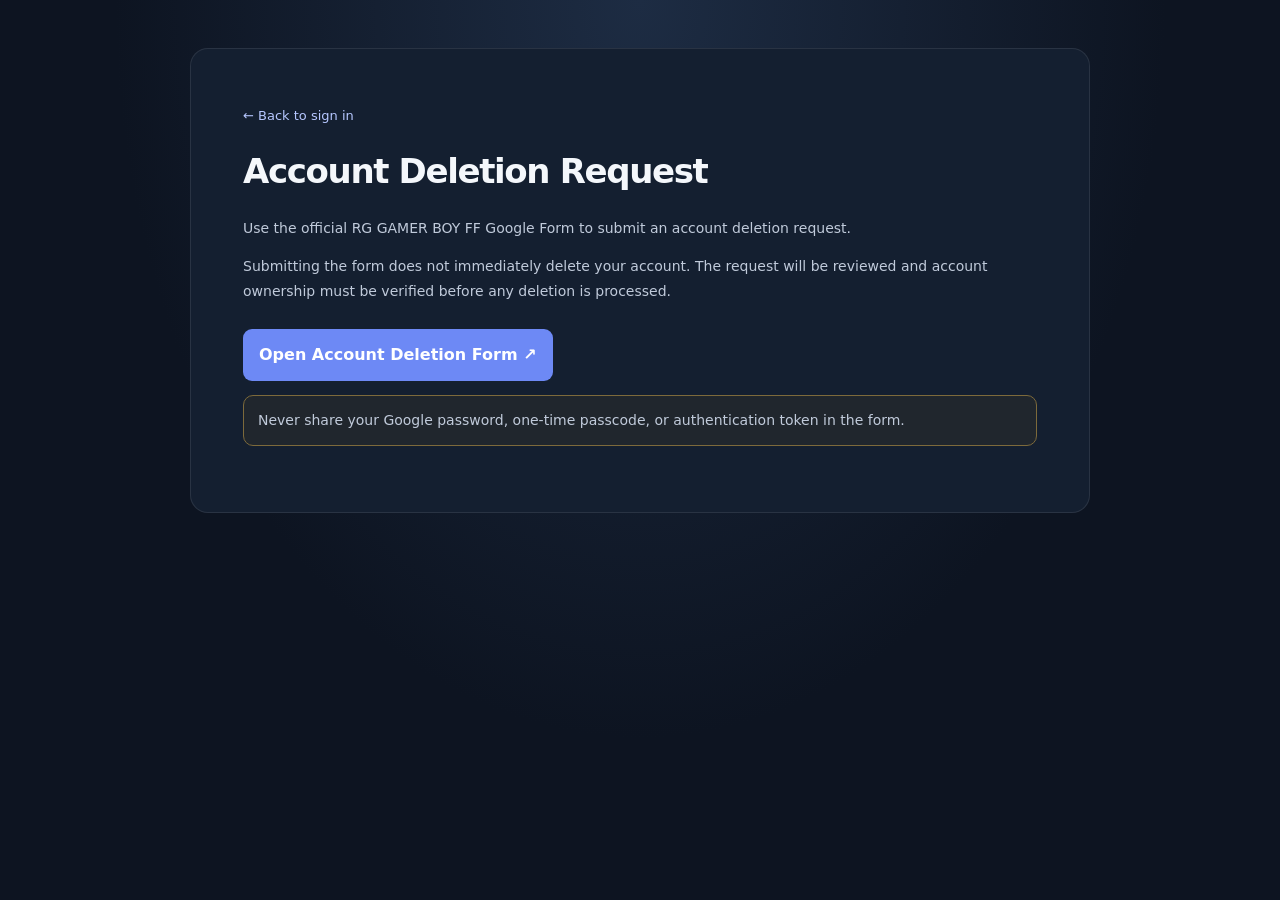
<file: delete-account.html>
<!doctype html><html lang="en"><head><meta charset="utf-8"><meta name="viewport" content="width=device-width,initial-scale=1"><title>Account Deletion Request — RG GAMER BOY FF</title><link rel="stylesheet" href="./styles.css"></head><body><article class="doc"><a class="back" href="./">← Back to sign in</a><h1>Account Deletion Request</h1><p>Use the official RG GAMER BOY FF Google Form to submit an account deletion request.</p><p>Submitting the form does not immediately delete your account. The request will be reviewed and account ownership must be verified before any deletion is processed.</p><a class="form-link" href="https://docs.google.com/forms/d/e/1FAIpQLScPdr838eNtKeTrt40nIlzS9w-Sz7Hvsotf1-MZAlXI5JWXEw/viewform?usp=dialog" target="_blank" rel="noopener">Open Account Deletion Form ↗</a><p class="notice">Never share your Google password, one-time passcode, or authentication token in the form.</p></article></body></html>
</file>
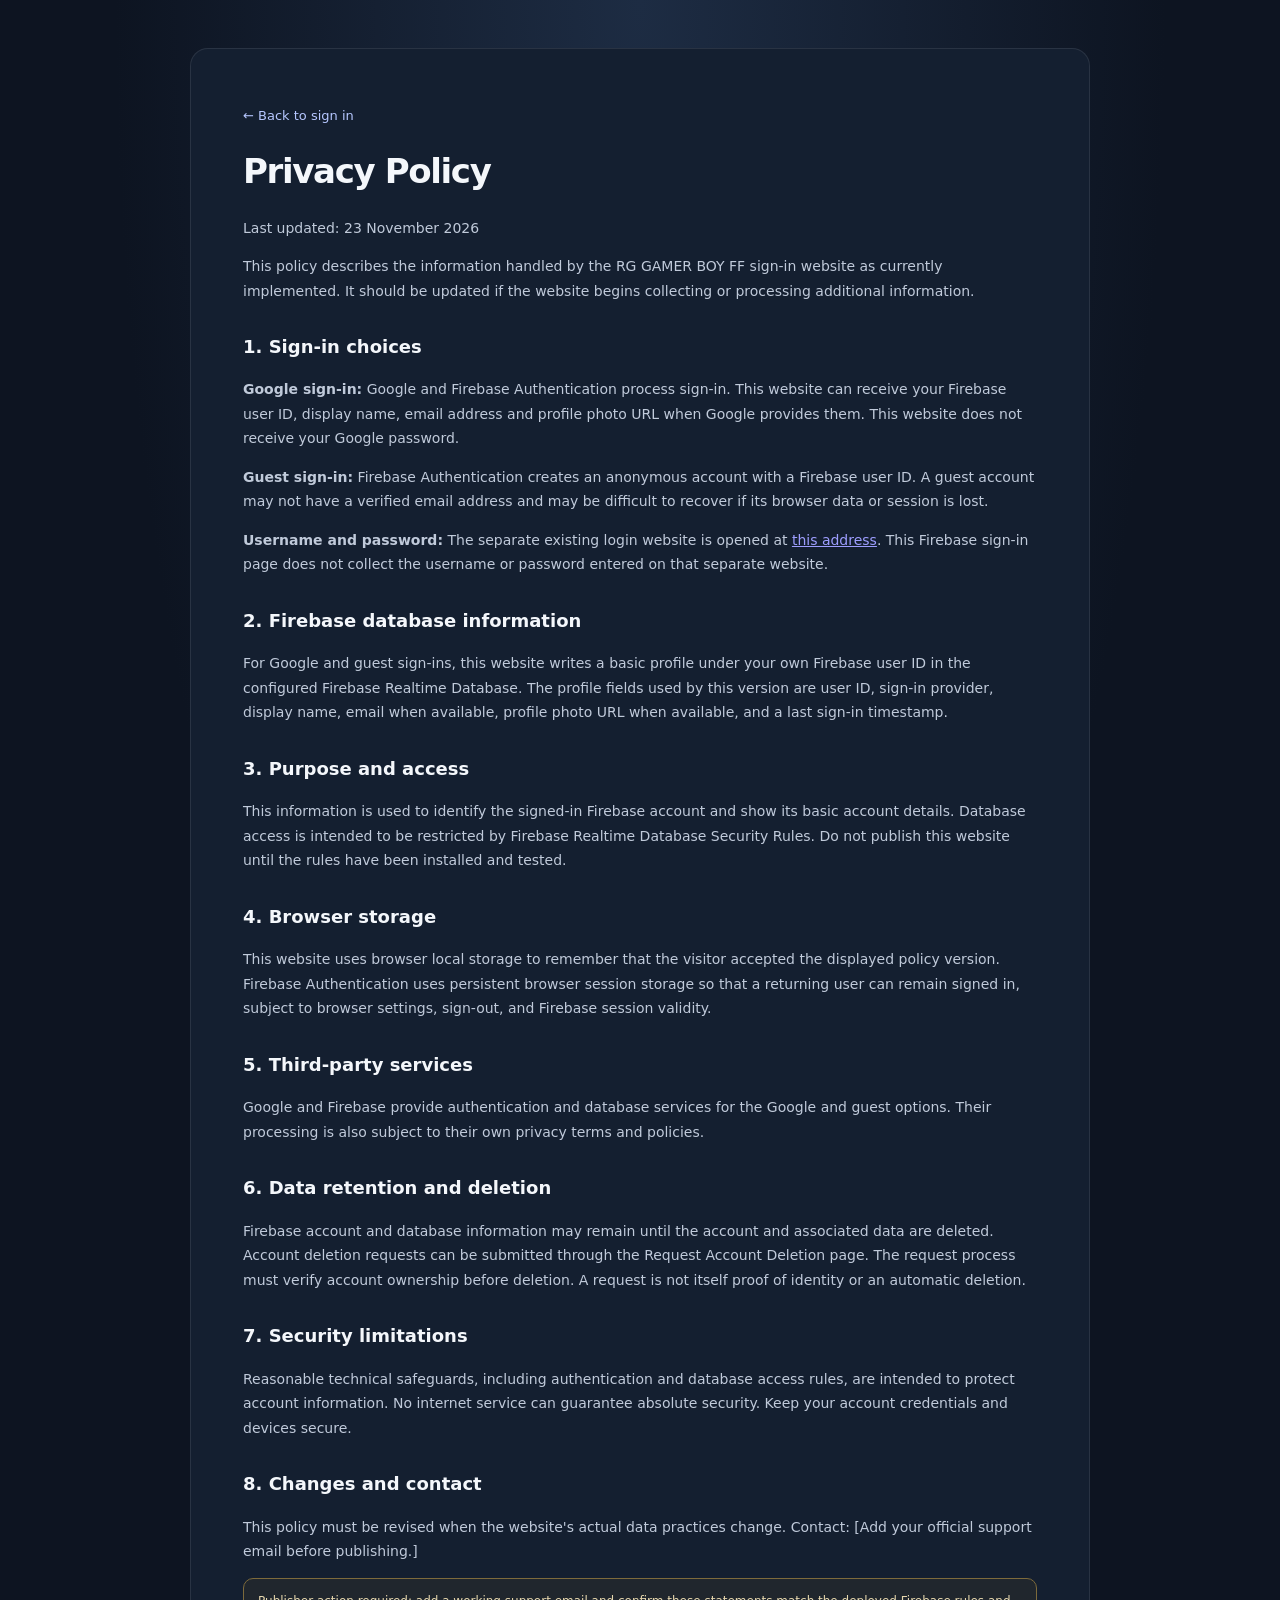
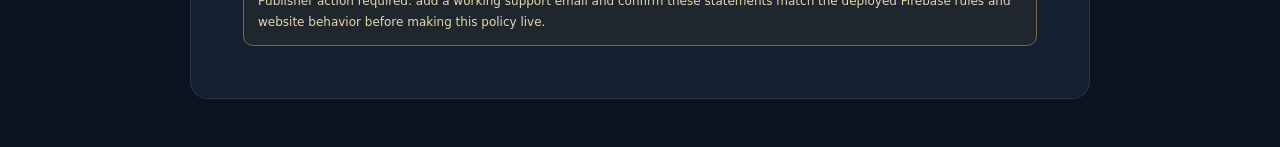
<file: privacy.html>
<!doctype html><html lang="en"><head><meta charset="utf-8"><meta name="viewport" content="width=device-width,initial-scale=1"><title>Privacy Policy — RG GAMER BOY FF</title><link rel="stylesheet" href="./styles.css"></head><body><article class="doc"><a class="back" href="./">← Back to sign in</a><h1>Privacy Policy</h1><p>Last updated: 23 November 2026</p><p>This policy describes the information handled by the RG GAMER BOY FF sign-in website as currently implemented. It should be updated if the website begins collecting or processing additional information.</p><h2>1. Sign-in choices</h2><p><b>Google sign-in:</b> Google and Firebase Authentication process sign-in. This website can receive your Firebase user ID, display name, email address and profile photo URL when Google provides them. This website does not receive your Google password.</p><p><b>Guest sign-in:</b> Firebase Authentication creates an anonymous account with a Firebase user ID. A guest account may not have a verified email address and may be difficult to recover if its browser data or session is lost.</p><p><b>Username and password:</b> The separate existing login website is opened at <a href="https://rggamerboyff.github.io/RG-GAMER-BOY-FF-2022-APP/">this address</a>. This Firebase sign-in page does not collect the username or password entered on that separate website.</p><h2>2. Firebase database information</h2><p>For Google and guest sign-ins, this website writes a basic profile under your own Firebase user ID in the configured Firebase Realtime Database. The profile fields used by this version are user ID, sign-in provider, display name, email when available, profile photo URL when available, and a last sign-in timestamp.</p><h2>3. Purpose and access</h2><p>This information is used to identify the signed-in Firebase account and show its basic account details. Database access is intended to be restricted by Firebase Realtime Database Security Rules. Do not publish this website until the rules have been installed and tested.</p><h2>4. Browser storage</h2><p>This website uses browser local storage to remember that the visitor accepted the displayed policy version. Firebase Authentication uses persistent browser session storage so that a returning user can remain signed in, subject to browser settings, sign-out, and Firebase session validity.</p><h2>5. Third-party services</h2><p>Google and Firebase provide authentication and database services for the Google and guest options. Their processing is also subject to their own privacy terms and policies.</p><h2>6. Data retention and deletion</h2><p>Firebase account and database information may remain until the account and associated data are deleted. Account deletion requests can be submitted through the Request Account Deletion page. The request process must verify account ownership before deletion. A request is not itself proof of identity or an automatic deletion.</p><h2>7. Security limitations</h2><p>Reasonable technical safeguards, including authentication and database access rules, are intended to protect account information. No internet service can guarantee absolute security. Keep your account credentials and devices secure.</p><h2>8. Changes and contact</h2><p>This policy must be revised when the website's actual data practices change. Contact: [Add your official support email before publishing.]</p><div class="notice">Publisher action required: add a working support email and confirm these statements match the deployed Firebase rules and website behavior before making this policy live.</div></article></body></html>
</file>
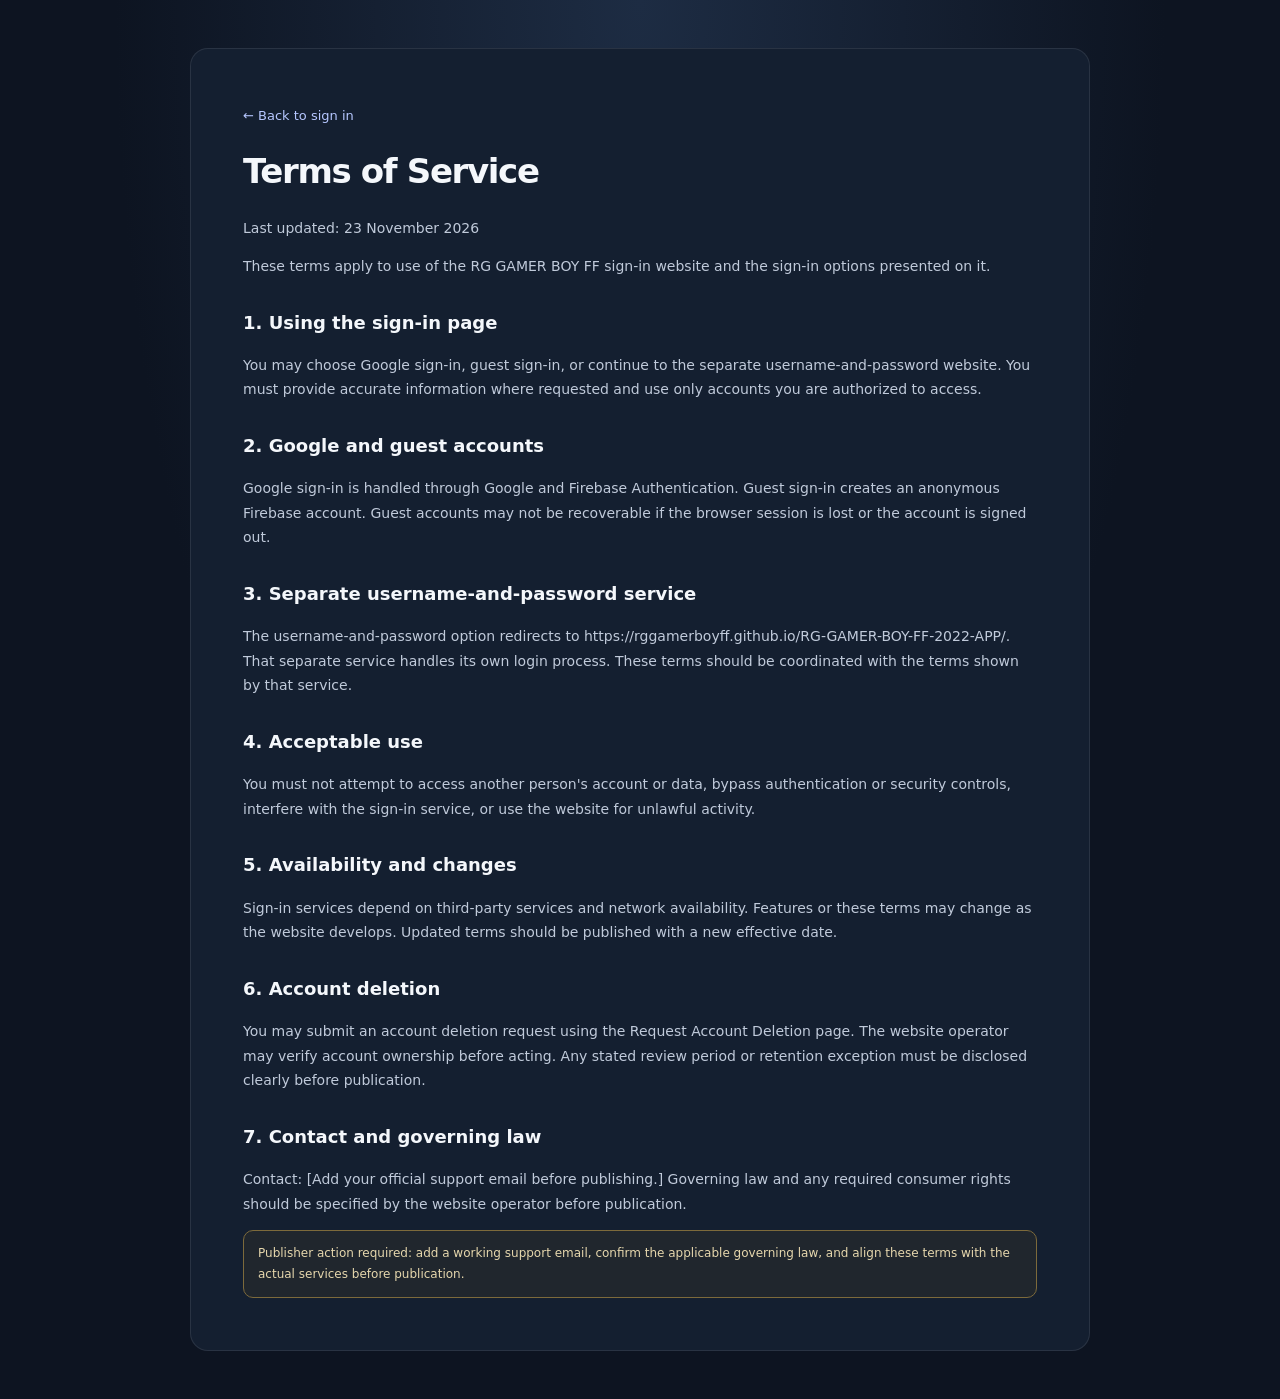
<file: terms.html>
<!doctype html><html lang="en"><head><meta charset="utf-8"><meta name="viewport" content="width=device-width,initial-scale=1"><title>Terms of Service — RG GAMER BOY FF</title><link rel="stylesheet" href="./styles.css"></head><body><article class="doc"><a class="back" href="./">← Back to sign in</a><h1>Terms of Service</h1><p>Last updated: 23 November 2026</p><p>These terms apply to use of the RG GAMER BOY FF sign-in website and the sign-in options presented on it.</p><h2>1. Using the sign-in page</h2><p>You may choose Google sign-in, guest sign-in, or continue to the separate username-and-password website. You must provide accurate information where requested and use only accounts you are authorized to access.</p><h2>2. Google and guest accounts</h2><p>Google sign-in is handled through Google and Firebase Authentication. Guest sign-in creates an anonymous Firebase account. Guest accounts may not be recoverable if the browser session is lost or the account is signed out.</p><h2>3. Separate username-and-password service</h2><p>The username-and-password option redirects to https://rggamerboyff.github.io/RG-GAMER-BOY-FF-2022-APP/. That separate service handles its own login process. These terms should be coordinated with the terms shown by that service.</p><h2>4. Acceptable use</h2><p>You must not attempt to access another person's account or data, bypass authentication or security controls, interfere with the sign-in service, or use the website for unlawful activity.</p><h2>5. Availability and changes</h2><p>Sign-in services depend on third-party services and network availability. Features or these terms may change as the website develops. Updated terms should be published with a new effective date.</p><h2>6. Account deletion</h2><p>You may submit an account deletion request using the Request Account Deletion page. The website operator may verify account ownership before acting. Any stated review period or retention exception must be disclosed clearly before publication.</p><h2>7. Contact and governing law</h2><p>Contact: [Add your official support email before publishing.] Governing law and any required consumer rights should be specified by the website operator before publication.</p><div class="notice">Publisher action required: add a working support email, confirm the applicable governing law, and align these terms with the actual services before publication.</div></article></body></html>
</file>
<file: styles.css>
*{box-sizing:border-box} :root{color-scheme:dark;--bg:#0d1421;--panel:#141f30;--line:#29364a;--muted:#9ba9bc;--text:#f4f7fb;--accent:#7c9cff} body{margin:0;min-height:100vh;background:radial-gradient(ellipse at 50% 0%,#1d2c43 0,#0d1421 58%);font-family:Inter,system-ui,sans-serif;color:var(--text);display:flex;flex-direction:column}.topbar{height:76px;padding:0 clamp(20px,5vw,72px);display:flex;align-items:center;justify-content:space-between;border-bottom:1px solid #ffffff12}.brand{display:flex;align-items:center;gap:11px;color:white;text-decoration:none;font-weight:800;letter-spacing:.02em;font-size:14px}.brand-logo{display:block;width:40px;height:40px;object-fit:contain;object-position:center;flex:none;transform:none}.secure{font-size:12px;color:#b5c2d3}.dot{display:inline-block;width:7px;height:7px;border-radius:50%;background:#48d597;margin-right:7px}.shell{flex:1;display:grid;place-items:center;padding:44px 18px}.card{width:min(100%,440px);padding:36px;background:#141f30eF;border:1px solid #ffffff17;border-radius:22px;box-shadow:0 24px 80px #0006}.hero-logo-wrap{display:flex;justify-content:center;align-items:center;margin:0 auto 20px}.hero-logo{display:block;width:104px;height:104px;object-fit:contain;object-position:center;transform:none;filter:drop-shadow(0 8px 22px #557cff35)}.eyebrow{font-size:10px;letter-spacing:.17em;color:#91a9ff;font-weight:800}h1{font-size:32px;letter-spacing:-.04em;margin:13px 0 7px}.subtitle{margin:0 0 25px;color:var(--muted);font-size:14px}.auth-btn{width:100%;min-height:54px;border-radius:12px;border:1px solid #35445b;background:#1a273a;color:#f7f9fc;display:flex;align-items:center;justify-content:center;gap:12px;text-decoration:none;font:600 14px Inter;cursor:pointer;transition:.18s;margin-top:12px}.auth-btn:hover:not(:disabled){border-color:#8299ff;transform:translateY(-1px);background:#202f46}.auth-btn:disabled{opacity:.5;cursor:not-allowed}.google-btn{background:#fff;color:#202124;border-color:#dadce0}.google-btn:hover{background:#f5f7fa;color:#202124;border-color:#c5c9d0}.google-icon{width:19px;height:19px}.btn-symbol{font-size:19px}.lock{font-size:13px;color:#aab8ca;margin-left:auto;margin-right:17px}.username-btn{position:relative}.username-btn .btn-symbol{margin-left:12px}.username-btn span:nth-child(2){flex:1;text-align:center}.separator{display:flex;align-items:center;gap:14px;color:#738197;font-size:10px;letter-spacing:.15em;margin:22px 0}.separator:before,.separator:after{content:"";height:1px;background:#2c3a4e;flex:1}.fineprint{text-align:center;color:#8492a7;font-size:11px;line-height:1.6;margin:22px 0 0}.status{font-size:12px;line-height:1.5;color:#ffc7c7;min-height:0}.status:not(:empty){padding:10px 12px;background:#552d343d;border:1px solid #a44b594d;border-radius:9px;margin:-12px 0 14px}.signed-in{margin-top:22px;display:grid;gap:12px}.signed-in[hidden]{display:none}.user-avatar{width:42px;height:42px;border-radius:50%;background:#344b7e;display:grid;place-items:center;font-weight:700}.user-info{display:flex;flex-direction:column;gap:4px;min-width:0}.user-info small{color:var(--muted);overflow-wrap:anywhere}.primary-btn{border:0;border-radius:10px;background:#6d89f5;color:white;font:700 14px Inter;padding:14px 18px;cursor:pointer}.primary-btn:disabled{opacity:.4;cursor:not-allowed}.signed-in .primary-btn{width:100%;min-height:54px;background:linear-gradient(110deg,#526ff0,#8b65f5);box-shadow:0 10px 28px #526ff044}.delete-account-btn{width:100%;min-height:48px;border:1px solid #8b5362;border-radius:11px;background:#3a202d;color:#ffdce4;font:600 13px Inter;cursor:pointer;transition:.18s}.delete-account-btn:hover{background:#512b3b;border-color:#d17a91}.delete-account-btn[hidden]{display:none}.text-btn{grid-column:1/-1;background:transparent;border:0;color:#b7c5d8;cursor:pointer}.footer{text-align:center;padding:20px;color:#8290a4;font-size:11px}.footer-links{display:flex;gap:12px;justify-content:center;flex-wrap:wrap}.footer a,.policy-links a{color:#b6c7ff;text-decoration:none}.footer a:hover,.policy-links a:hover{text-decoration:underline}.modal{position:fixed;inset:0;background:#050a13d9;backdrop-filter:blur(8px);display:grid;place-items:center;padding:18px;z-index:10}.modal[hidden]{display:none}.modal-card{width:min(100%,470px);background:#172337;border:1px solid #40506a;border-radius:20px;padding:30px;box-shadow:0 25px 100px #0009}.modal-icon{width:38px;height:38px;border-radius:12px;background:#243b35;color:#68e0aa;display:grid;place-items:center;font-weight:800}.modal h2{margin:17px 0 8px;font-size:23px}.modal p{font-size:13px;color:#b0bdce;line-height:1.65}.policy-links{display:flex;gap:20px;flex-wrap:wrap;margin:20px 0;font-size:13px;font-weight:600}.check-row{display:flex;align-items:flex-start;gap:10px;font-size:12px;line-height:1.55;color:#e1e8f1;margin:20px 0}.check-row input{accent-color:#8198ff;width:17px;height:17px;flex:none;margin:0}.modal .primary-btn{width:100%}.modal-note{display:block;text-align:center;color:#8190a4;font-size:10px;margin-top:12px}.doc{width:min(900px,calc(100% - 36px));margin:48px auto;background:#141f30;border:1px solid #ffffff17;border-radius:18px;padding:clamp(24px,5vw,52px);line-height:1.75}.doc h1{font-size:34px}.doc h2{font-size:18px;margin-top:28px}.doc p,.doc li{color:#c0cada;font-size:14px}.doc .back{color:#b6c7ff;text-decoration:none;font-size:13px}.notice{padding:12px 14px;border:1px solid #7d6a3b;background:#51432333;border-radius:10px;color:#e6d7ad;font-size:12px}.form-link{display:inline-block;padding:12px 16px;background:#6d89f5;border-radius:9px;color:white;text-decoration:none;font-weight:600;margin-top:12px}@media(max-width:520px){.card{padding:26px 21px}.hero-logo{width:88px;height:88px}.brand-logo{width:35px;height:35px}.topbar{height:64px}.brand{font-size:12px}.secure{font-size:10px}.footer{padding-bottom:28px}}
.logout-btn{width:100%;min-height:48px;border:1px solid #526783;border-radius:11px;background:#1b2b40;color:#e5efff;font:600 13px Inter;cursor:pointer;transition:.18s}.logout-btn:hover{background:#263b56;border-color:#8ba8d4}.logout-btn[hidden]{display:none}

/* Lightweight region selector follows the phone/browser system theme. */
.region-stage{margin-top:8px;padding:22px;background:#f5f8ff;color:#182338;border:1px solid #dbe4f2;border-radius:17px;box-shadow:0 8px 24px rgba(20,38,68,.10);color-scheme:light}
.region-stage button{color-scheme:light}
.region-heading{text-align:center;margin-bottom:18px}.region-kicker{font-size:9px;font-weight:800;letter-spacing:.16em;color:#647da8}.region-heading h2{font-size:23px;letter-spacing:-.03em;margin:7px 0;color:#17243a}.region-heading p{font-size:12px;line-height:1.5;color:#66758c;margin:0}
.region-choices{display:grid;grid-template-columns:1fr;gap:9px}.region-option{width:100%;min-height:65px;display:flex;align-items:center;gap:12px;text-align:left;padding:10px 13px;border:1px solid #d8e1ef;border-radius:12px;background:#fff;color:#1d2b42;cursor:pointer;font:inherit}.region-option.selected{border-color:#5479d8;background:#edf3ff;box-shadow:inset 0 0 0 1px #5479d8}.region-symbol{width:39px;height:39px;display:grid;place-items:center;border-radius:10px;background:#eef2f8;font-size:21px}.region-option-text{display:flex;flex-direction:column;gap:3px;flex:1}.region-option-text strong{font-size:14px}.region-option-text small{font-size:10px;color:#718098}.region-check,.country-check{visibility:hidden;color:#2859c8;font-weight:900}.region-option.selected .region-check,.country-option.selected .country-check{visibility:visible}
.country-area{margin-top:18px;padding-top:15px;border-top:1px solid #dce4ef}.country-heading{display:flex;align-items:center;justify-content:space-between;gap:8px;margin-bottom:10px;color:#25344b}.country-heading strong{font-size:13px}.country-heading span{font-size:10px;color:#77859a}.country-choices{display:grid;grid-template-columns:repeat(2,minmax(0,1fr));gap:7px;max-height:255px;overflow:auto;padding:1px 3px 2px 1px;overscroll-behavior:contain}.country-option{min-width:0;min-height:43px;display:flex;align-items:center;gap:7px;padding:7px 8px;border:1px solid #dce4ef;border-radius:9px;background:#fff;color:#26354c;text-align:left;font:500 11px Inter,system-ui,sans-serif;cursor:pointer}.country-option.selected{background:#edf3ff;border-color:#5479d8}.country-flag{font-size:17px;flex:none}.country-option>span:nth-child(2){flex:1;overflow-wrap:anywhere}.country-check{font-size:11px;flex:none}.region-continue{width:100%;margin-top:17px;min-height:48px}.region-hint{text-align:center;color:#78869a;font-size:10px;margin:11px 0 0}.change-region-btn{display:block;margin:0 auto 13px;padding:6px 10px;border:0;background:transparent;color:#b9c9ff;font:600 11px Inter,system-ui,sans-serif;cursor:pointer}.change-region-btn:hover{text-decoration:underline}
@media(min-width:600px){.region-stage{padding:25px}.region-choices{grid-template-columns:repeat(3,minmax(0,1fr))}.region-option{min-height:88px;flex-direction:column;align-items:flex-start;gap:5px;position:relative}.region-option .region-check{position:absolute;right:12px;top:12px}.country-choices{grid-template-columns:repeat(3,minmax(0,1fr));max-height:280px}}

/* Match the device theme automatically; no separate in-page toggle is needed. */
@media (prefers-color-scheme: dark){
 .region-stage{background:#111b2b;color:#edf3fc;border-color:#2c3b52;box-shadow:0 8px 24px rgba(0,0,0,.22);color-scheme:dark}
 .region-heading h2{color:#edf3fc}
 .region-heading p,.region-option-text small,.country-heading span,.region-hint{color:#9eacc1}
 .region-kicker{color:#9bb4ff}
 .region-option{background:#18263a;color:#edf3fc;border-color:#34445d}
 .region-option.selected{background:#233653;border-color:#7898f7;box-shadow:inset 0 0 0 1px #7898f7}
 .region-symbol{background:#26364d}
 .country-area{border-top-color:#34445a}
 .country-heading{color:#e5edf8}
 .country-option{background:#18263a;color:#e5edf8;border-color:#34445d}
 .country-option.selected{background:#233653;border-color:#7898f7}
 .region-check,.country-check{color:#a9c0ff}
}

/* Country ping indicator in the top bar. */
.secure{display:flex;align-items:center;gap:7px;white-space:nowrap;font-variant-numeric:tabular-nums}.secure .dot{margin-right:0;flex:none}.secure .dot[data-state="checking"]{background:#f0b84b;box-shadow:0 0 0 3px #f0b84b22}.secure .dot[data-state="ok"]{background:#48d597}.secure .dot[data-state="failed"]{background:#ff6577}.secure .dot[data-state="na"]{background:#8793a5}.secure .dot[data-state="idle"]{background:#8793a5}
@media(max-width:380px){.secure{font-size:9px;max-width:45%;overflow:hidden;text-overflow:ellipsis}}
</file>
